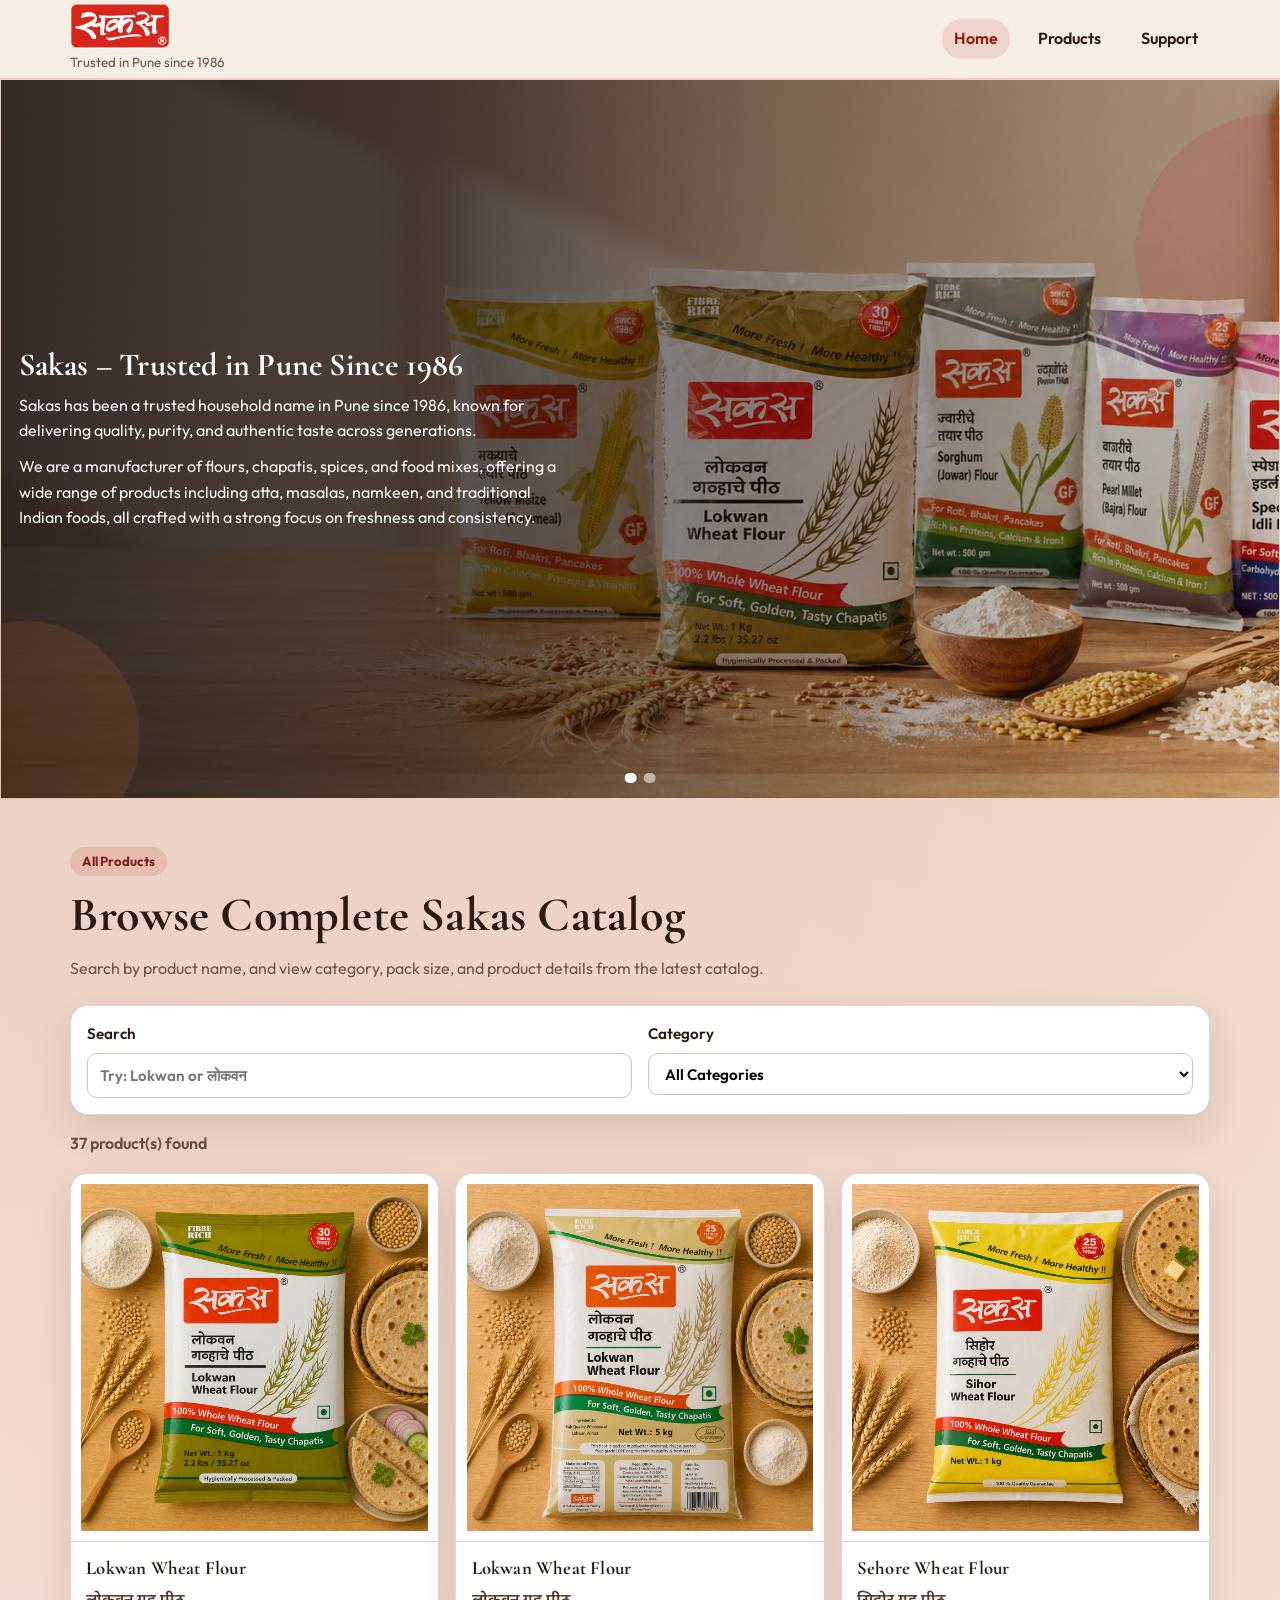
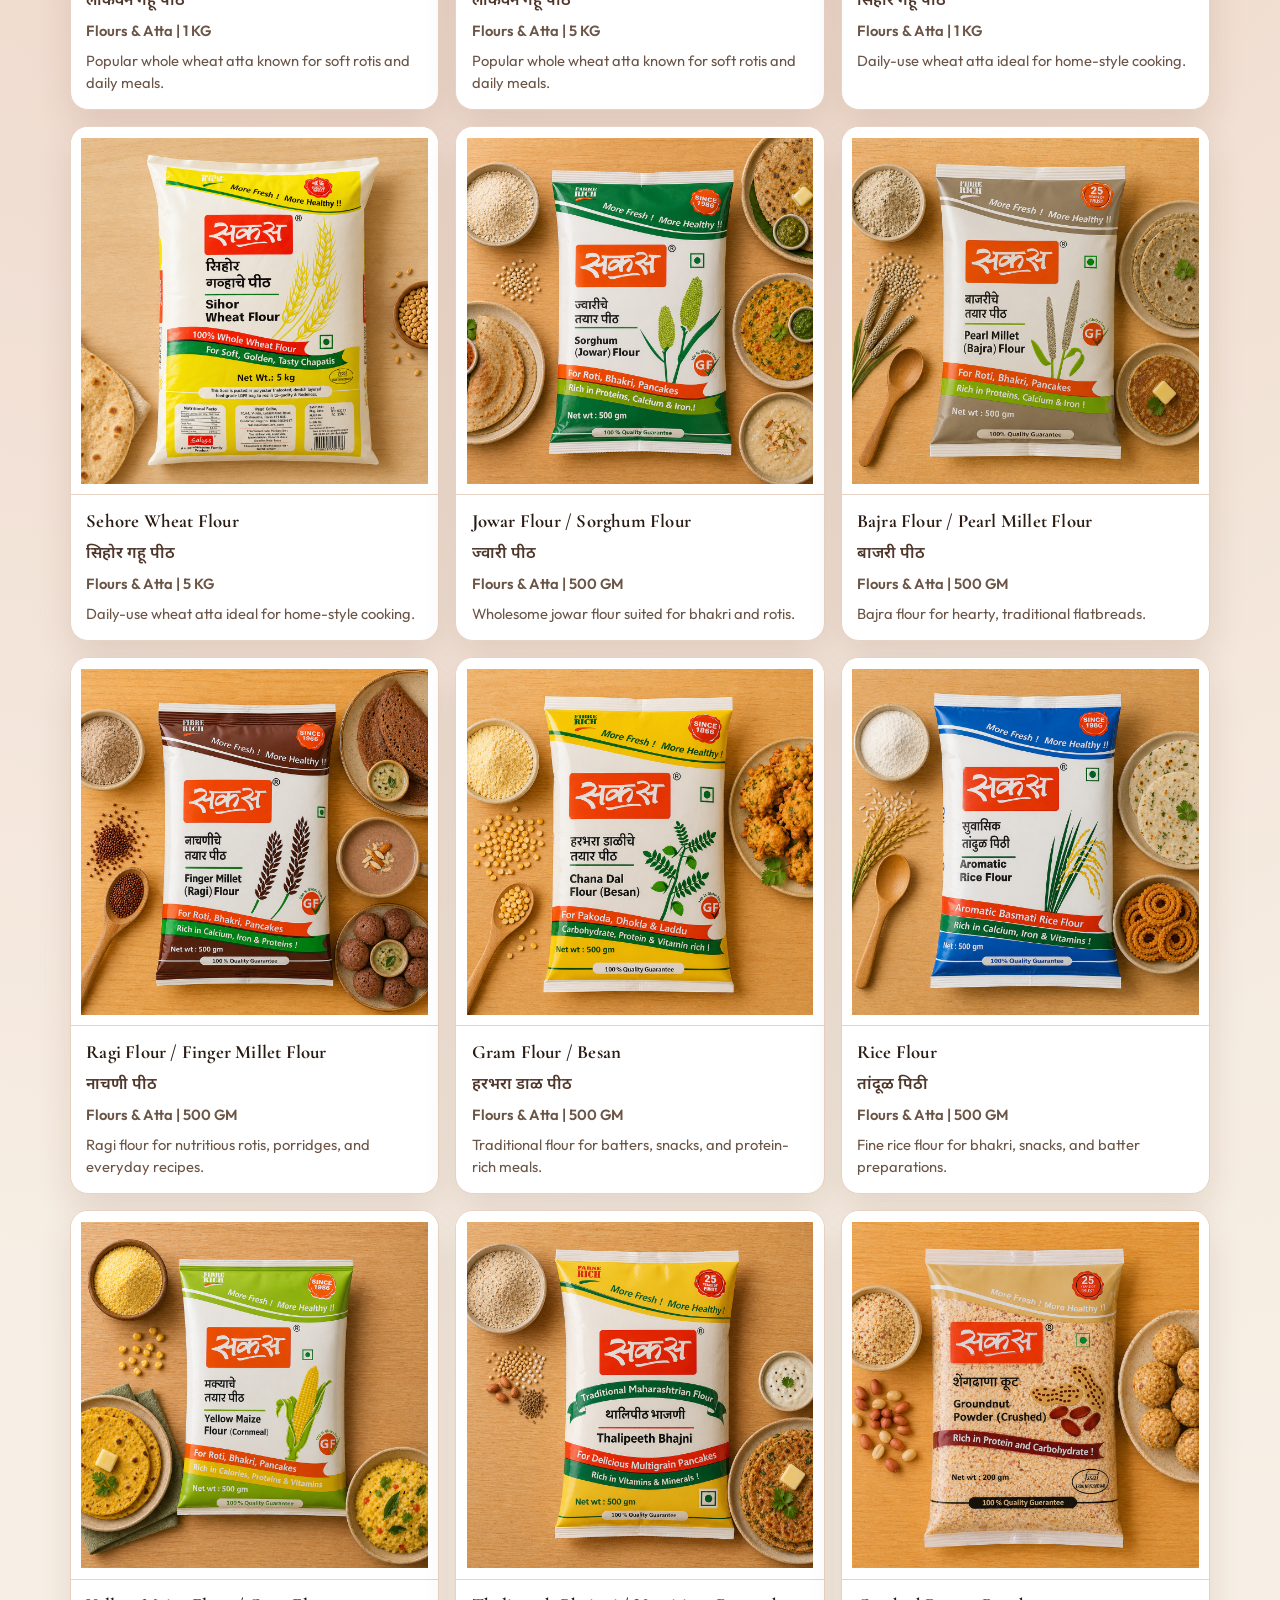
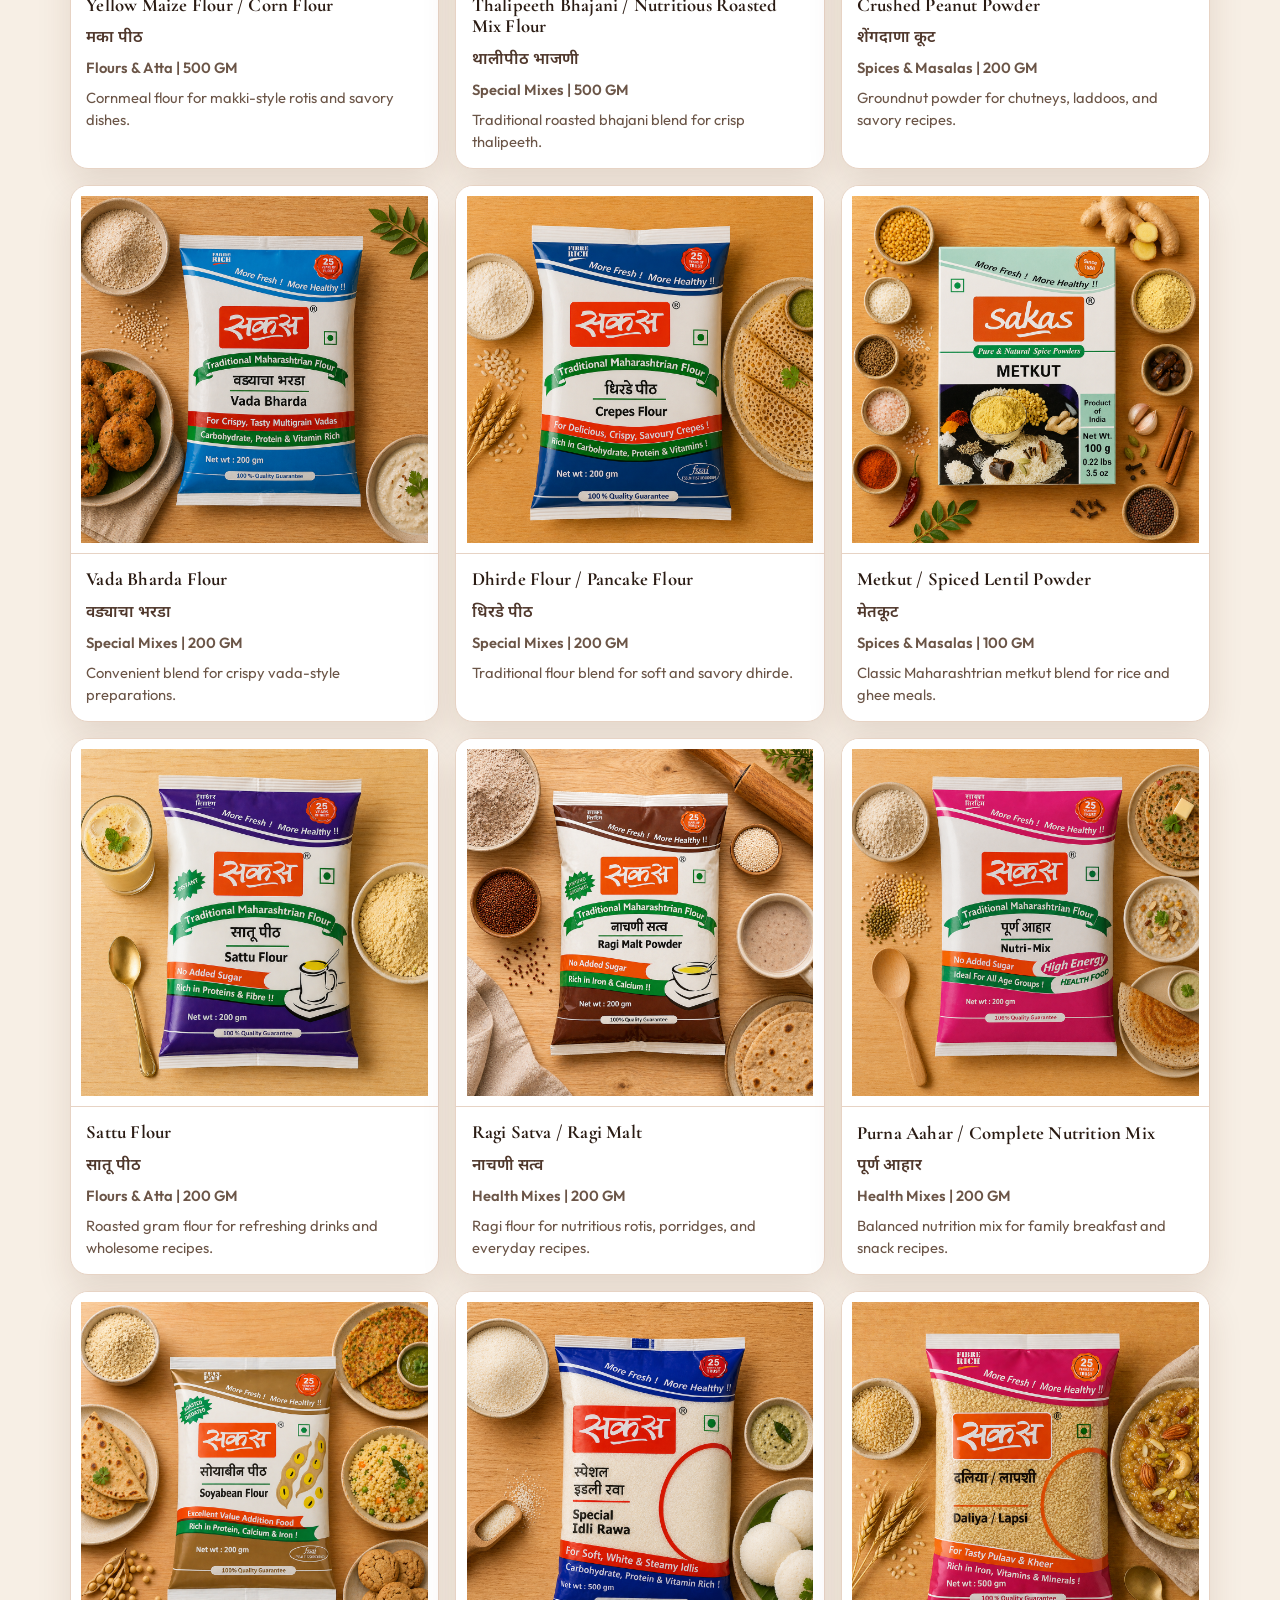
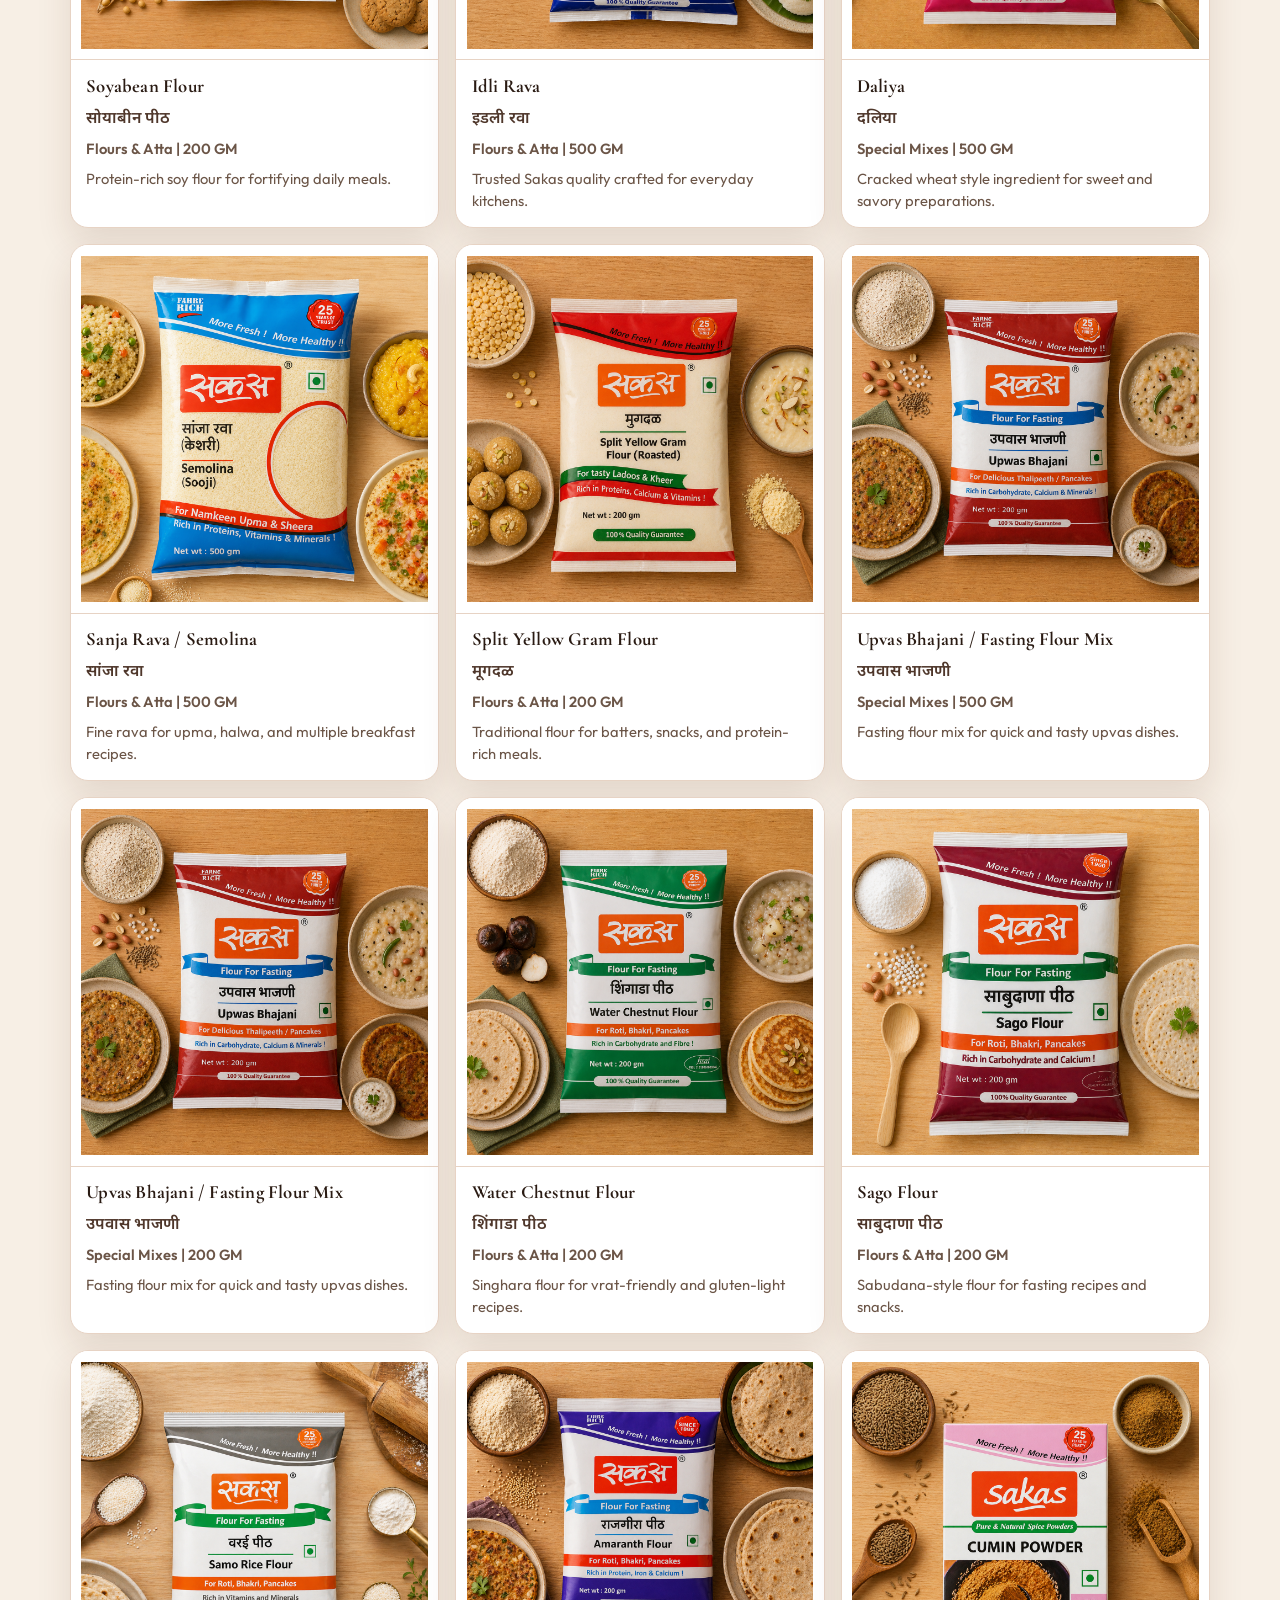
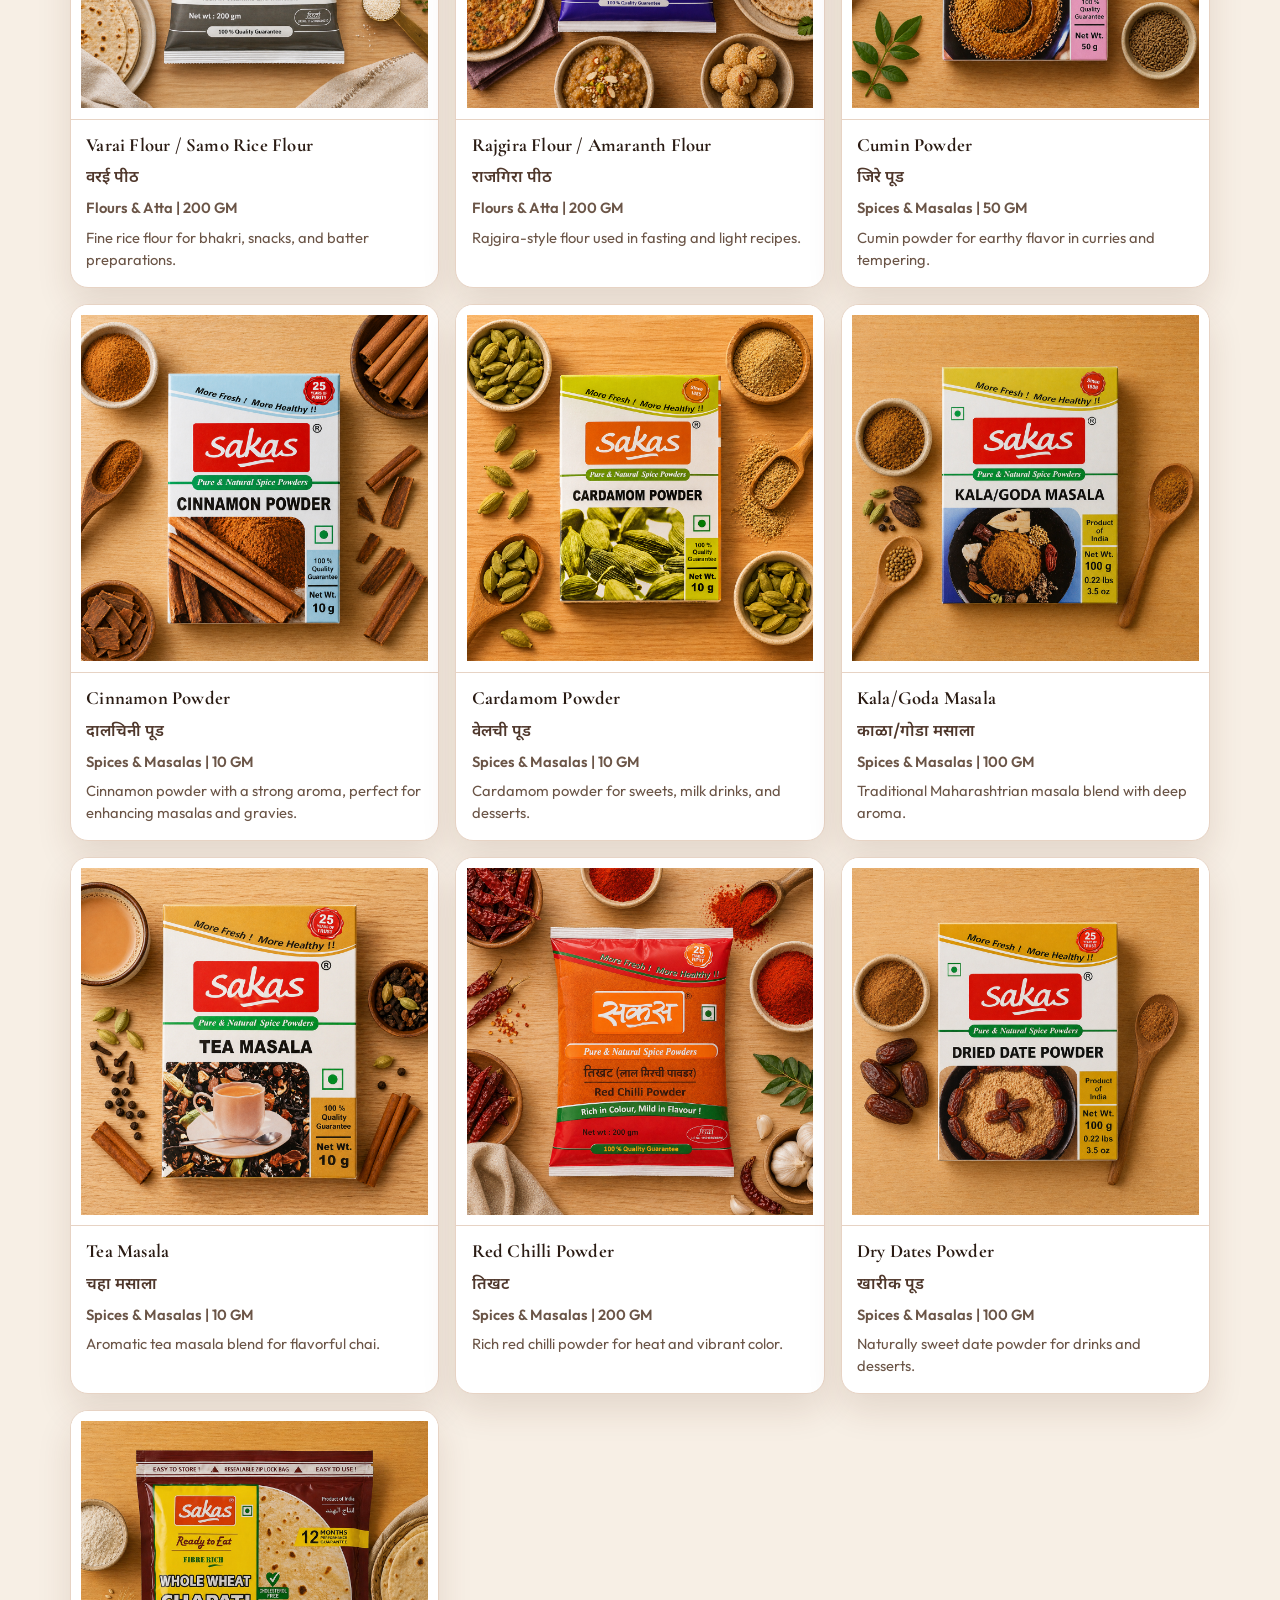
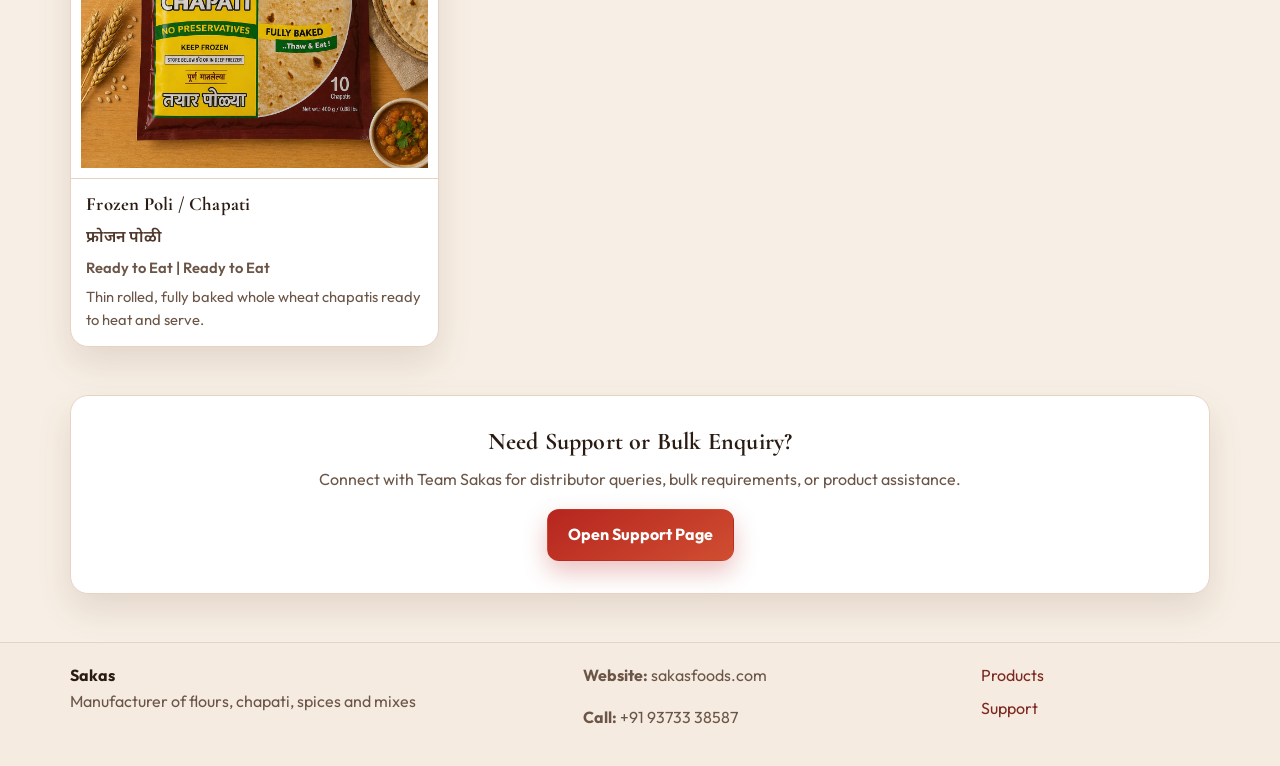
<file: index.html>
<!DOCTYPE html>
<html lang="en">
<head>
  <meta charset="UTF-8" />
  <meta name="viewport" content="width=device-width, initial-scale=1.0" />
  
  <meta http-equiv="Cache-Control" content="no-cache, no-store, must-revalidate" />
  <meta http-equiv="Pragma" content="no-cache" />
  <meta http-equiv="Expires" content="0" />
  <title>Sakas</title>
  <link rel="icon" type="image/x-icon" href="./assets/favicon.ico" />
  <meta
    name="description"
    content="Shop the Sakas Foods range with real product images, quick browsing, and direct support."
  />
  <link rel="preconnect" href="https://fonts.googleapis.com" />
  <link rel="preconnect" href="https://fonts.gstatic.com" crossorigin />
  <link
    href="https://fonts.googleapis.com/css2?family=Cormorant+Garamond:wght@600;700&family=Noto+Sans+Devanagari:wght@400;500;600&family=Outfit:wght@300;400;500;600;700&display=swap"
    rel="stylesheet"
  />
  <link rel="stylesheet" href="./assets/styles.css" />
</head>
<body>
  <header class="site-header">
    <div class="container nav-wrap">
      <a class="brand" href="./index.html">
        <div class="brand-text">
        <img class="brand-logo" src="./assets/Logo.jpg" alt="Sakas Foods logo" />
          <small>Trusted in Pune since 1986</small>
        </div>
      </a>
      <button class="menu-toggle" aria-label="Toggle menu" data-menu-toggle>Menu</button>
      <nav class="main-nav" data-main-nav>
        <a href="./index.html" class="active">Home</a>
        <a href="#all-products">Products</a>
        <a href="./support.html">Support</a>
      </nav>
    </div>
  </header>

  <main>
    <section class="hero">
      <section class="catalog-banner reveal delay-1" data-slider data-slider-delay="3000">
        <div class="catalog-slides">
          <div class="catalog-slide" data-slide>
            <img src="./assets/banner1.png" alt="Sakas Foods catalog banner 1" />
          </div>
          <div class="catalog-slide active" data-slide>
            <img src="./assets/banner2.png" alt="Sakas Foods catalog banner 2" />
          </div>
        </div>
        <div class="catalog-copy">
          <div class="catalog-copy-inner">
            <h3>Sakas &ndash; Trusted in Pune Since 1986</h3>
            <p>
              Sakas has been a trusted household name in Pune since 1986, known for delivering quality,
              purity, and authentic taste across generations.
            </p>
            <p>
              We are a manufacturer of flours, chapatis, spices, and food mixes, offering a wide range of
              products including atta, masalas, namkeen, and traditional Indian foods, all crafted with a
              strong focus on freshness and consistency.
            </p>
          </div>
        </div>
        <div class="slider-dots" role="tablist" aria-label="Catalog banner selector">
          <button class="slider-dot" type="button" role="tab" aria-selected="false" aria-label="Show catalog banner 1" data-slide-to="0"></button>
          <button class="slider-dot active" type="button" role="tab" aria-selected="true" aria-label="Show catalog banner 2" data-slide-to="1"></button>
        </div>
      </section>
      <div class="hero-shape shape-a"></div>
      <div class="hero-shape shape-b"></div>
    </section>

    <section class="section" id="all-products">
      <div class="container">
        <div class="section-head reveal">
          <p class="eyebrow">All Products</p>
          <h2 class="catalog-title">Browse Complete Sakas Catalog</h2>
          <p class="catalog-subtitle">Search by product name, and view category, pack size, and product details from the latest catalog.</p>
        </div>

        <section class="filters-panel reveal delay-1">
          <label>
            Search
            <input type="text" id="searchInput" placeholder="Try: Lokwan or लोकवन" />
          </label>
          <label>
            Category
            <select id="categoryFilter"></select>
          </label>
        </section>

        <section id="productStats" class="product-stats" aria-live="polite"></section>
        <section id="productGrid" class="product-grid"></section>
        <p id="emptyState" class="empty-state" hidden>No products match your current filters. Try widening your search.</p>
      </div>
    </section>

    <section class="section section-highlight">
      <div class="container cta-card reveal">
        <h2>Need Support or Bulk Enquiry?</h2>
        <p>Connect with Team Sakas for distributor queries, bulk requirements, or product assistance.</p>
        <a class="btn btn-primary" href="./support.html">Open Support Page</a>
      </div>
    </section>
  </main>

  <footer class="site-footer">
    <div class="container footer-grid">
      <div>
        <strong>Sakas</strong>
        <p>Manufacturer of flours, chapati, spices and mixes</p>
      </div>
      <div>
        <p><strong>Website:</strong> sakasfoods.com</p>
        <p><strong>Call:</strong> +91 93733 38587</p>
      </div>
      <div>
        <a href="#all-products">Products</a>
        <a href="./support.html">Support</a>
      </div>
    </div>
  </footer>

  <script src="./assets/app.js"></script>
  <script src="./assets/products.js?v=3"></script>
</body>
</html>
</file>
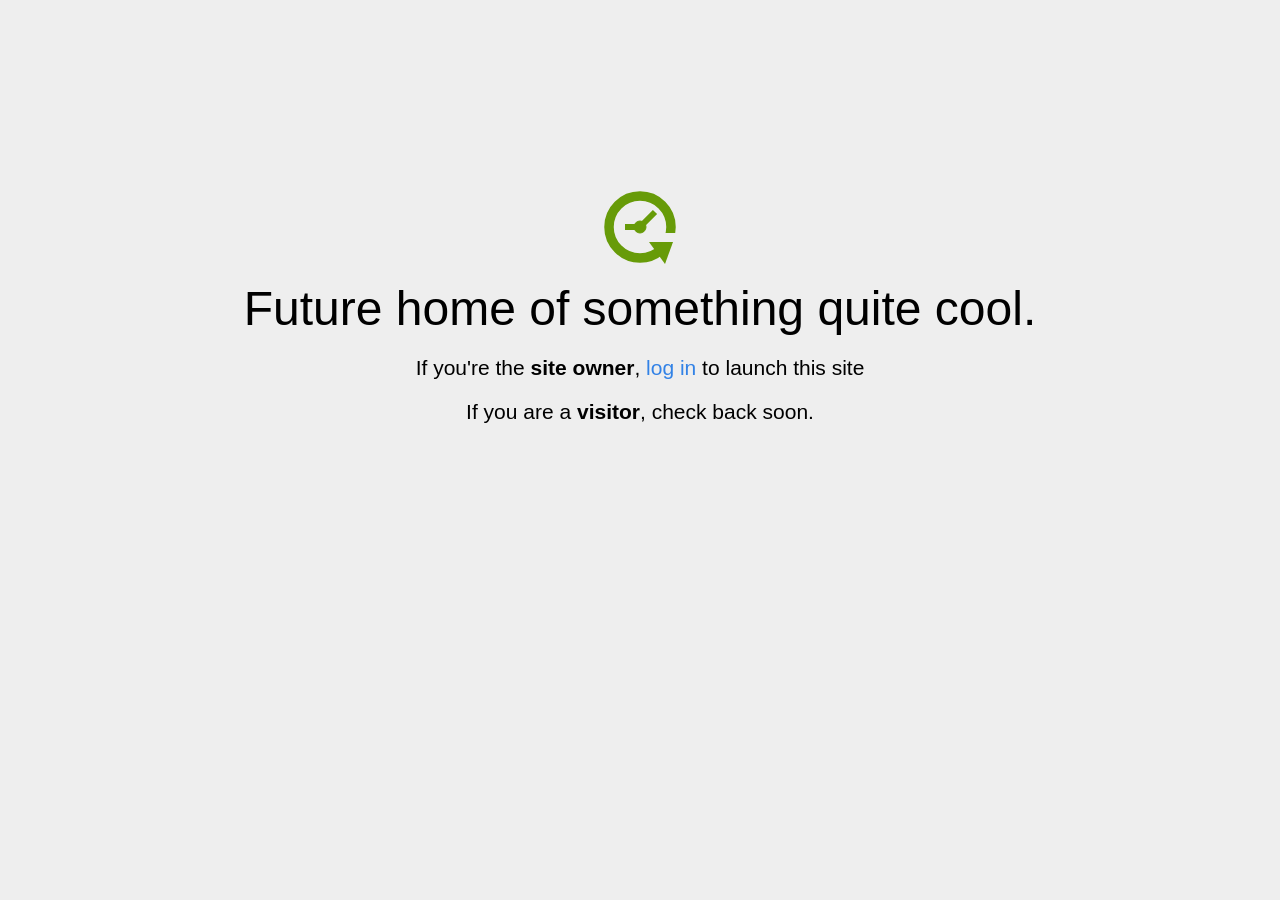
<file: home.html>
<!DOCTYPE html>
<html>
<head>
<title>Coming Soon</title>
<meta http-equiv="content-type" content="text/html; charset=utf-8" >
<meta name="viewport" content="width=device-width, initial-scale=1.0">
<style type="text/css">
body {
  /*background: linear-gradient(90deg, white, gray);*/
  background-color: #eee;
}

body, h1, p {
  font-family: "Helvetica Neue", "Segoe UI", Segoe, Helvetica, Arial, "Lucida Grande", sans-serif;
  font-weight: normal;
  margin: 0;
  padding: 0;
  text-align: center;
}

.container {
  margin-left:  auto;
  margin-right:  auto;
  margin-top: 177px;
  max-width: 1170px;
  padding-right: 15px;
  padding-left: 15px;
}

.row:before, .row:after {
  display: table;
  content: " ";
}

h1 {
  font-size: 48px;
  font-weight: 300;
  margin: 0 0 20px 0;
}

.lead {
  font-size: 21px;
  font-weight: 200;
  margin-bottom: 20px;
}

p {
  margin: 0 0 10px;
}

a {
  color: #3282e6;
  text-decoration: none;
}
</style>
</head>

<body>
<div class="container text-center" id="error">

  <svg height="100" width="100">
    <circle cx="50" cy="50" r="31" stroke="#679b08" stroke-width="9.5" fill="none" />
    <circle cx="50" cy="50" r="6" stroke="#679b08" stroke-width="1" fill="#679b08" />
    <line x1="50" y1="50" x2="35" y2="50" style="stroke:#679b08;stroke-width:6" />
    <line x1="65" y1="35" x2="50" y2="50" style="stroke:#679b08;stroke-width:6" />
    <path d="M59 65 L83 65 L75 87 Z" fill="#679b08" />
    <rect width="20" height="9" x="70" y="56" style="fill:#eee;stroke-width:0;" />
  </svg>
  <div class="row">
    <div class="col-md-12">
      <div class="main-icon text-success"><span class="uxicon uxicon-clock-refresh"></span></div>
      <h1>Future home of something quite cool.</h1>
      <p class="lead">If you're the <strong>site owner</strong>, <a href="/cpanel">log in</a> to launch this site</p>
      <p class="lead">If you are a <strong>visitor</strong>, check back soon.</p>
    </div>
  </div>

</div>

</body>
</html>
</file>
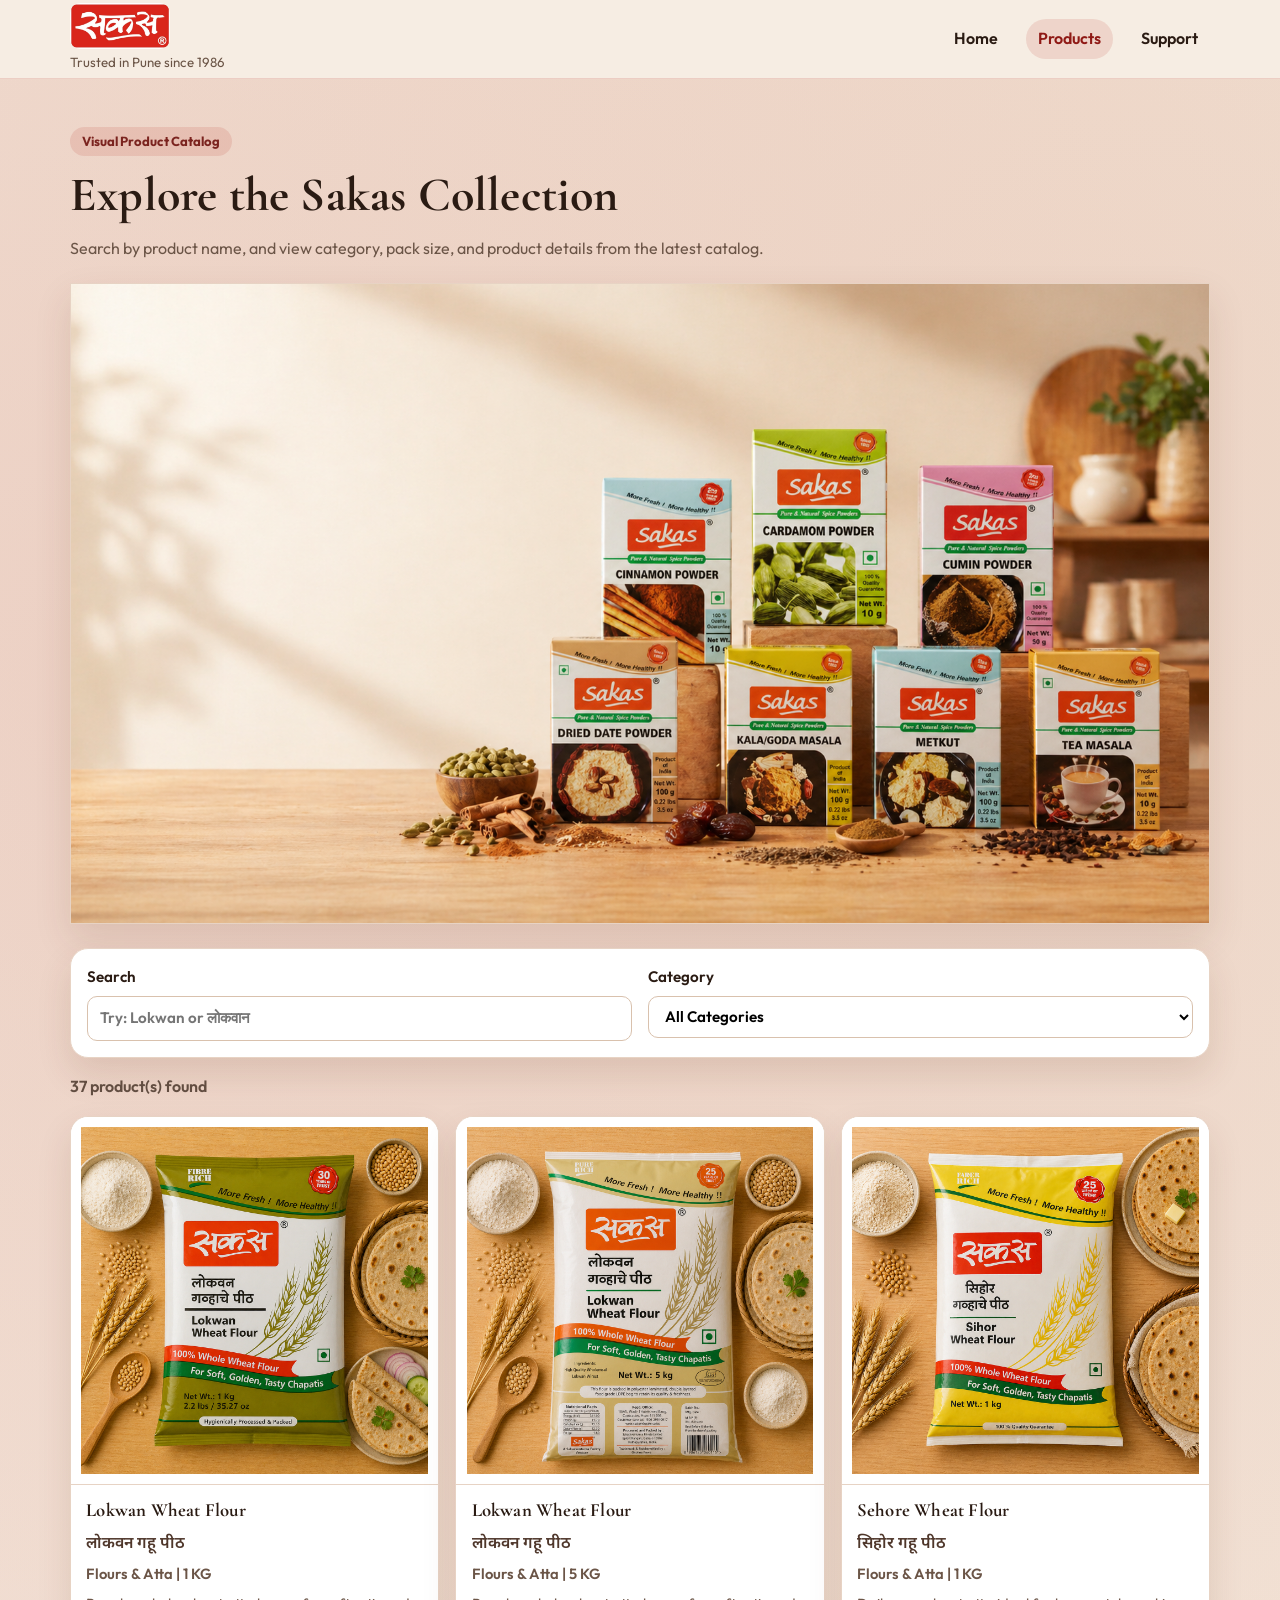
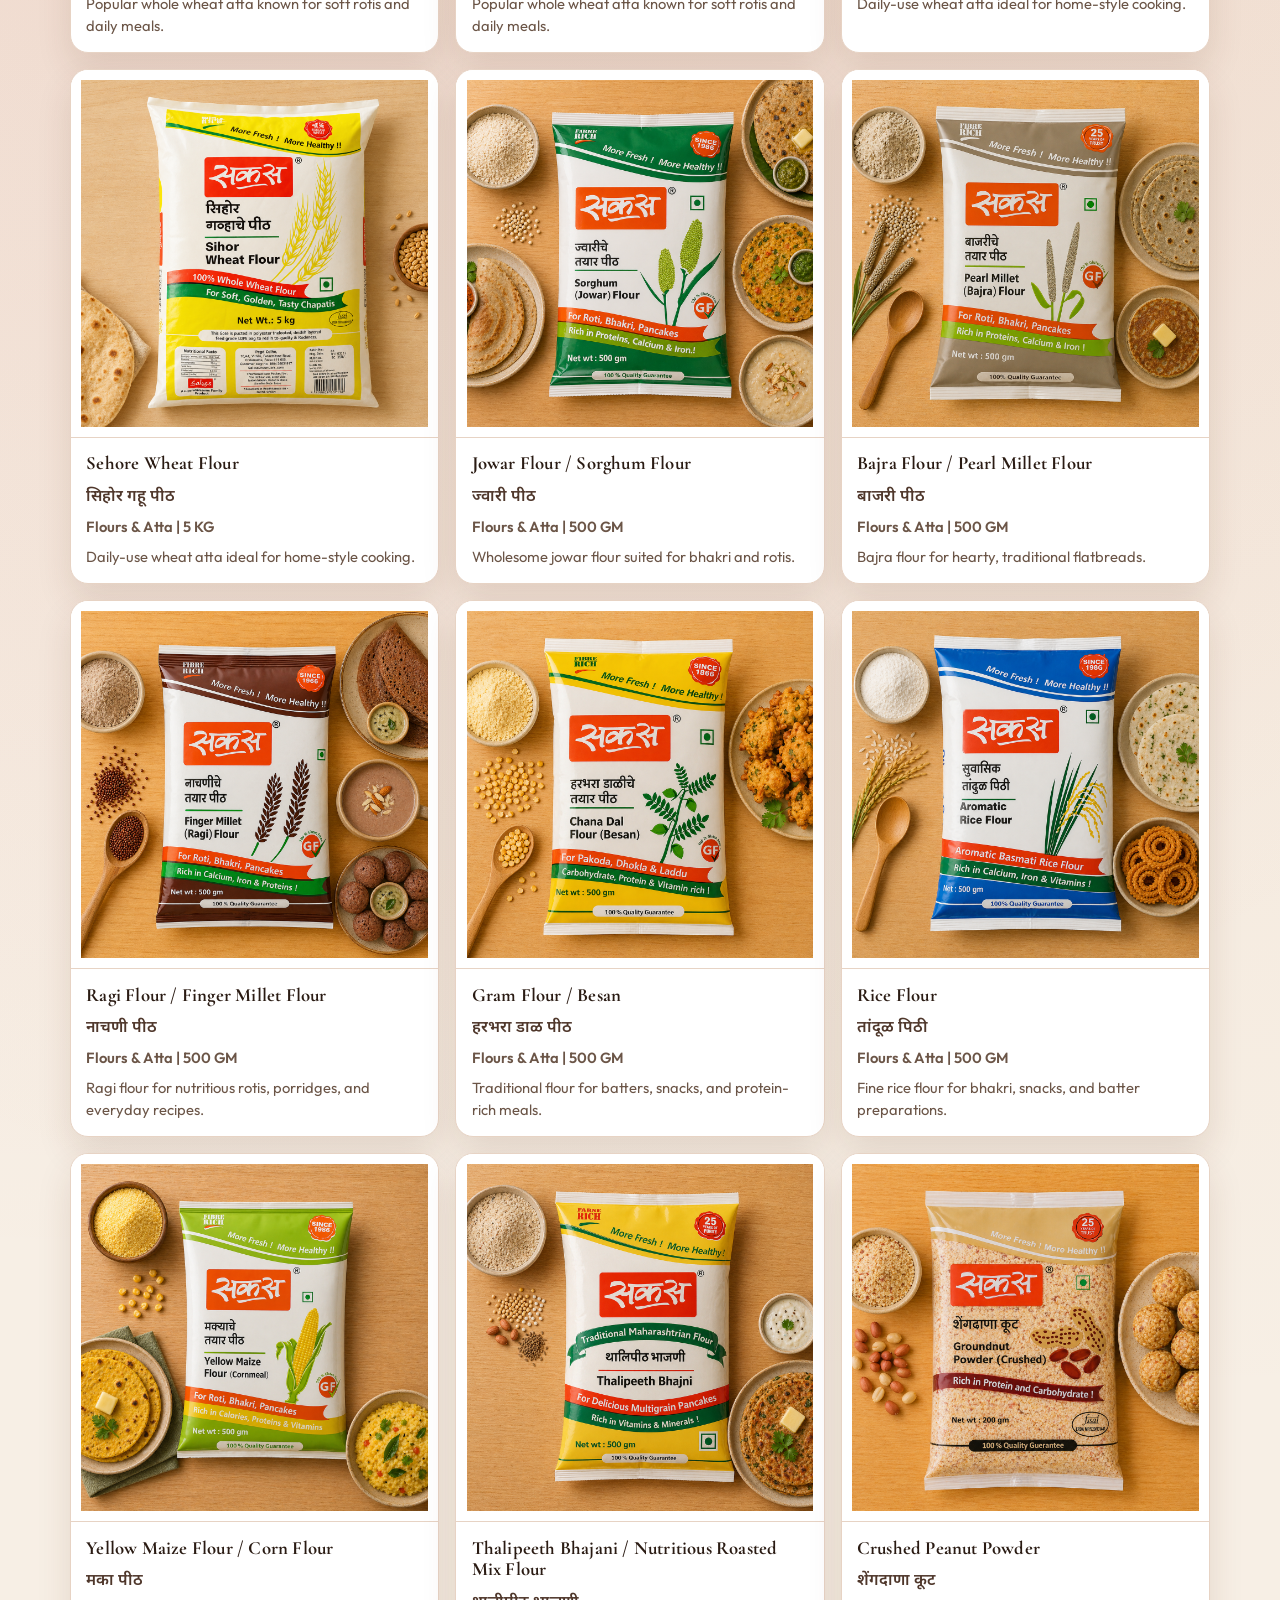
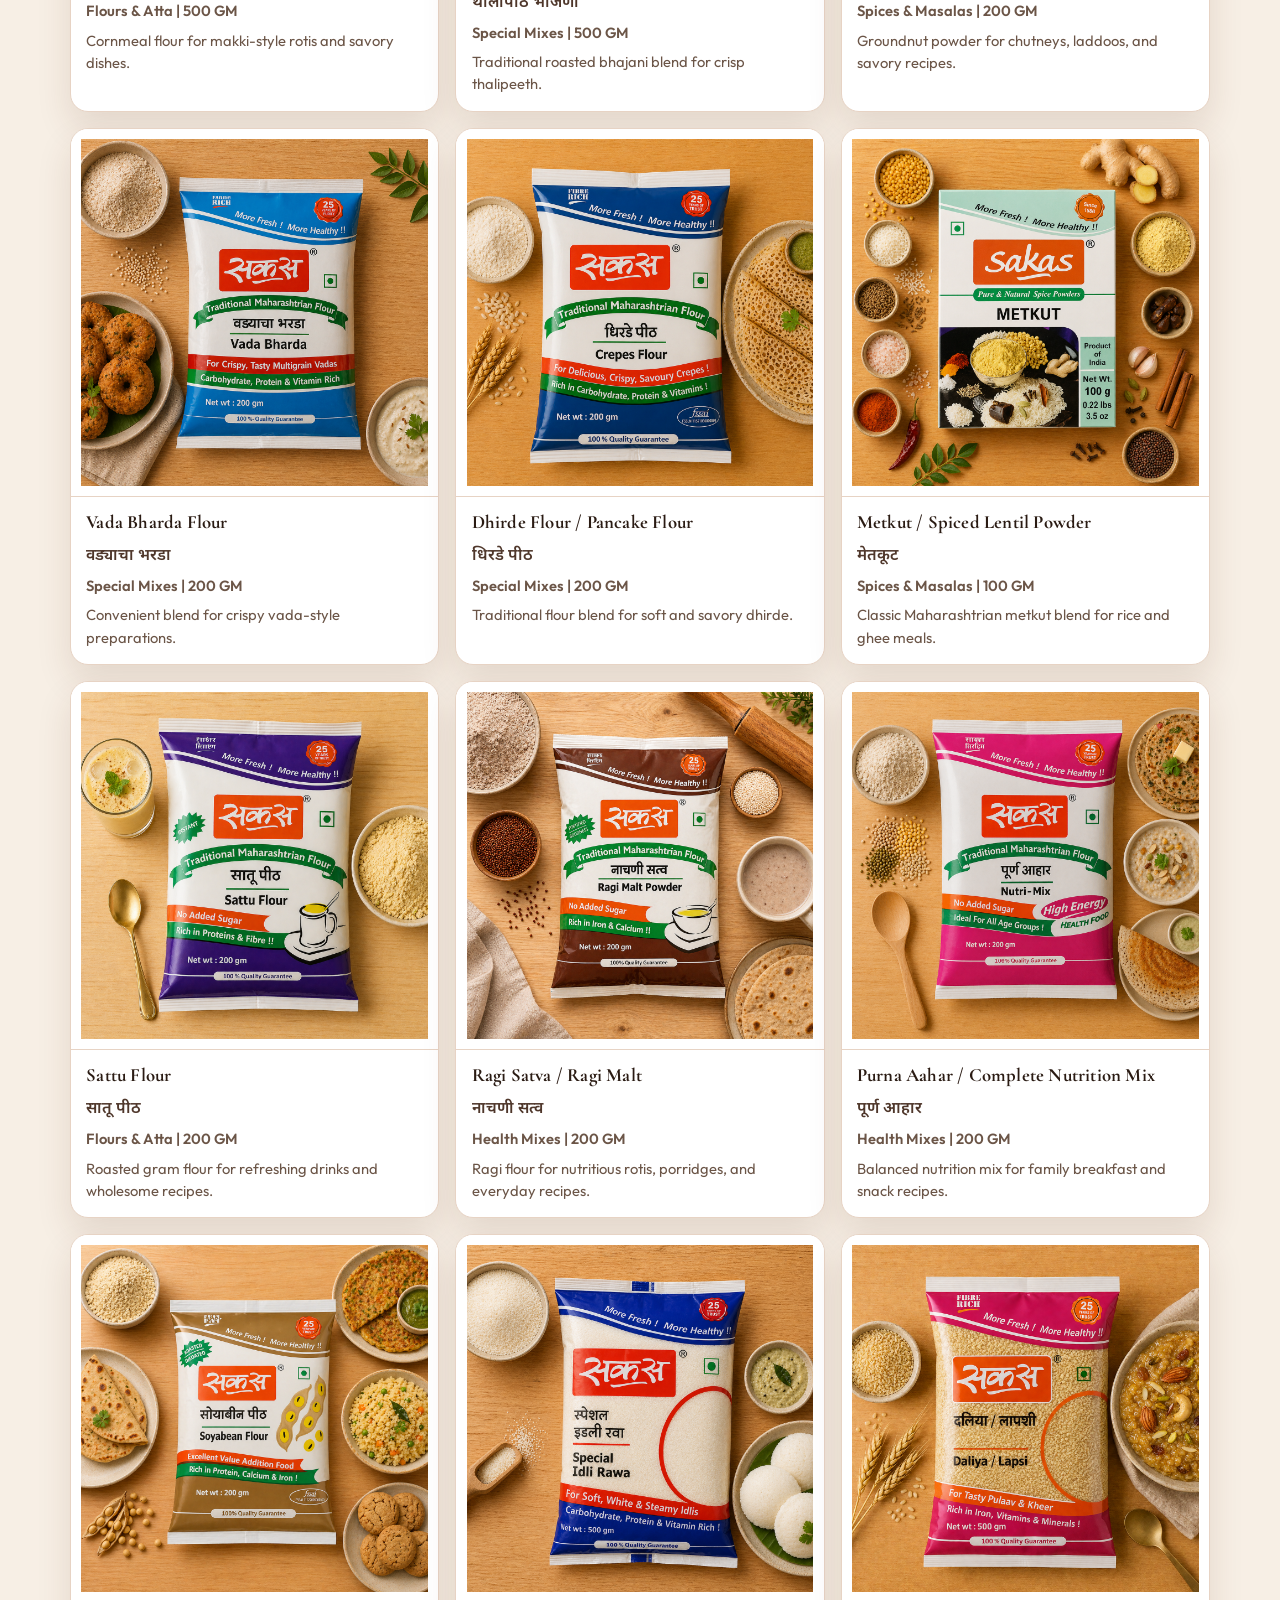
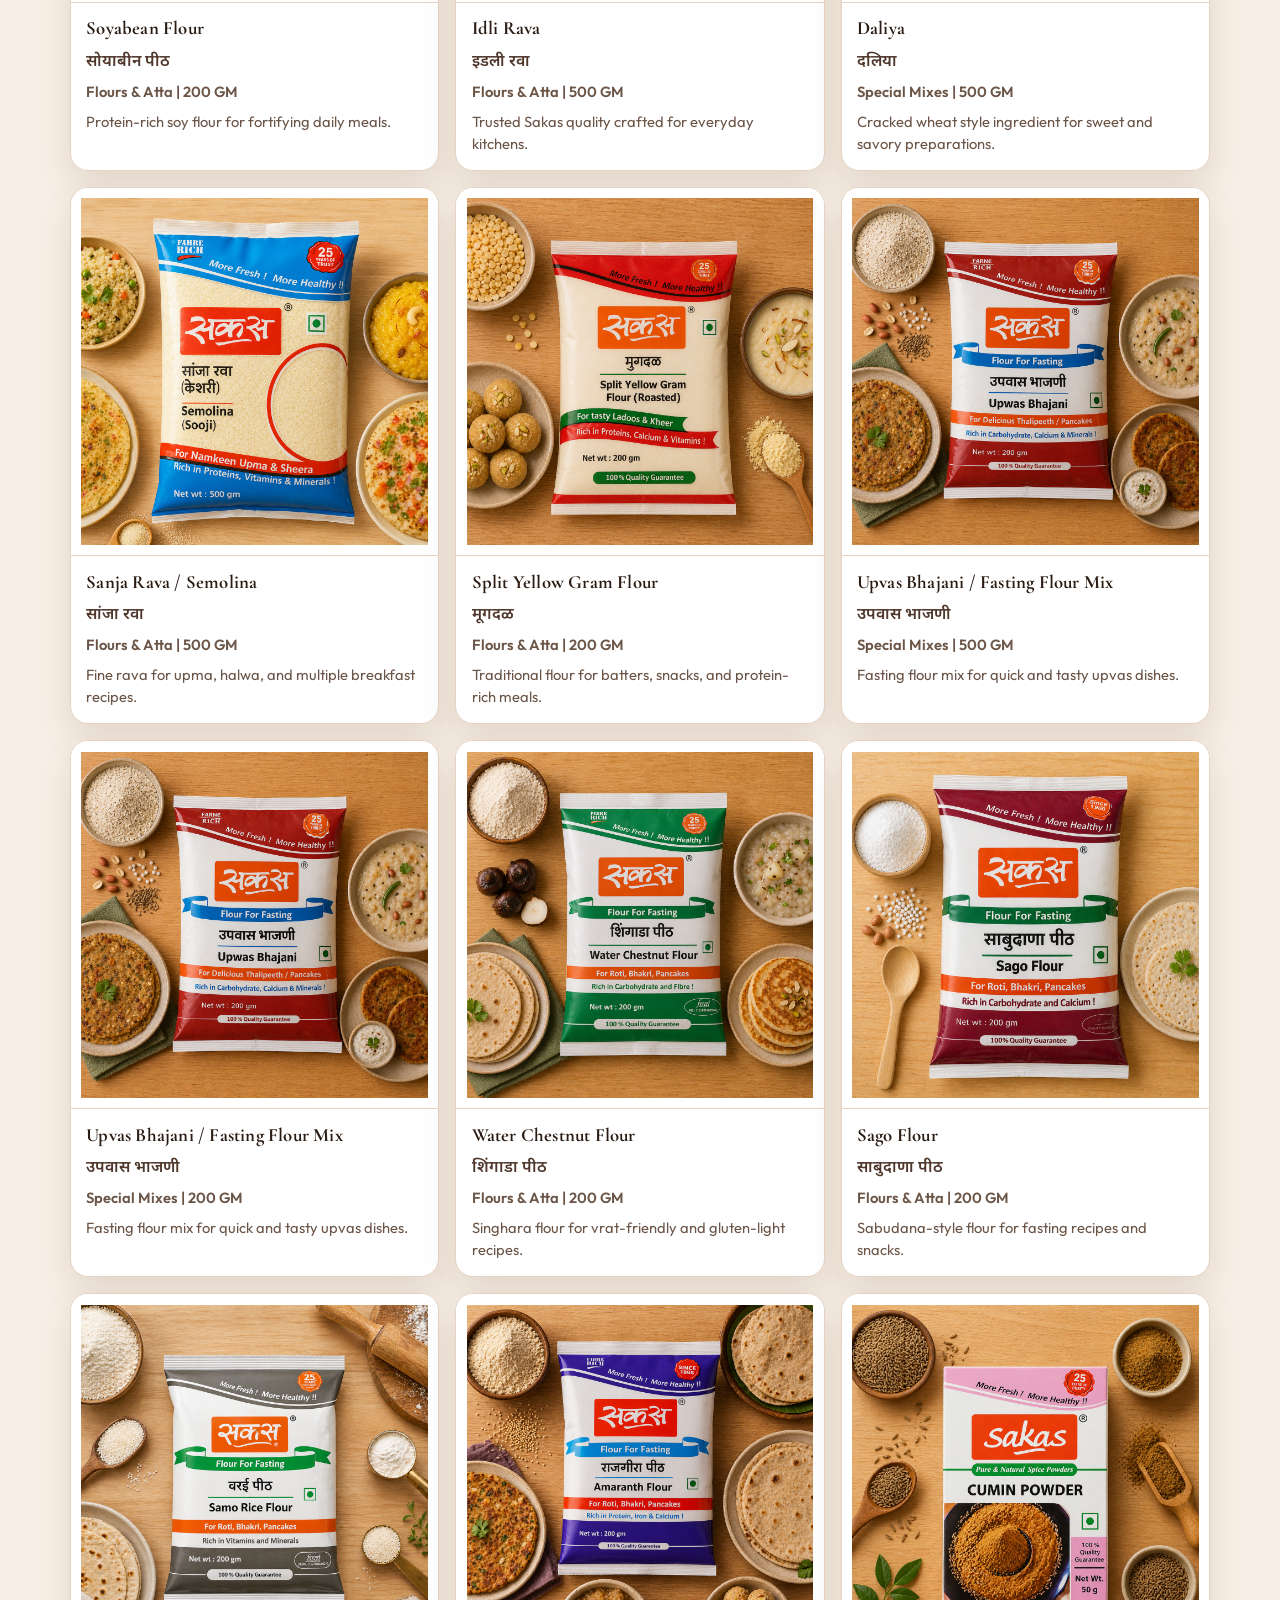
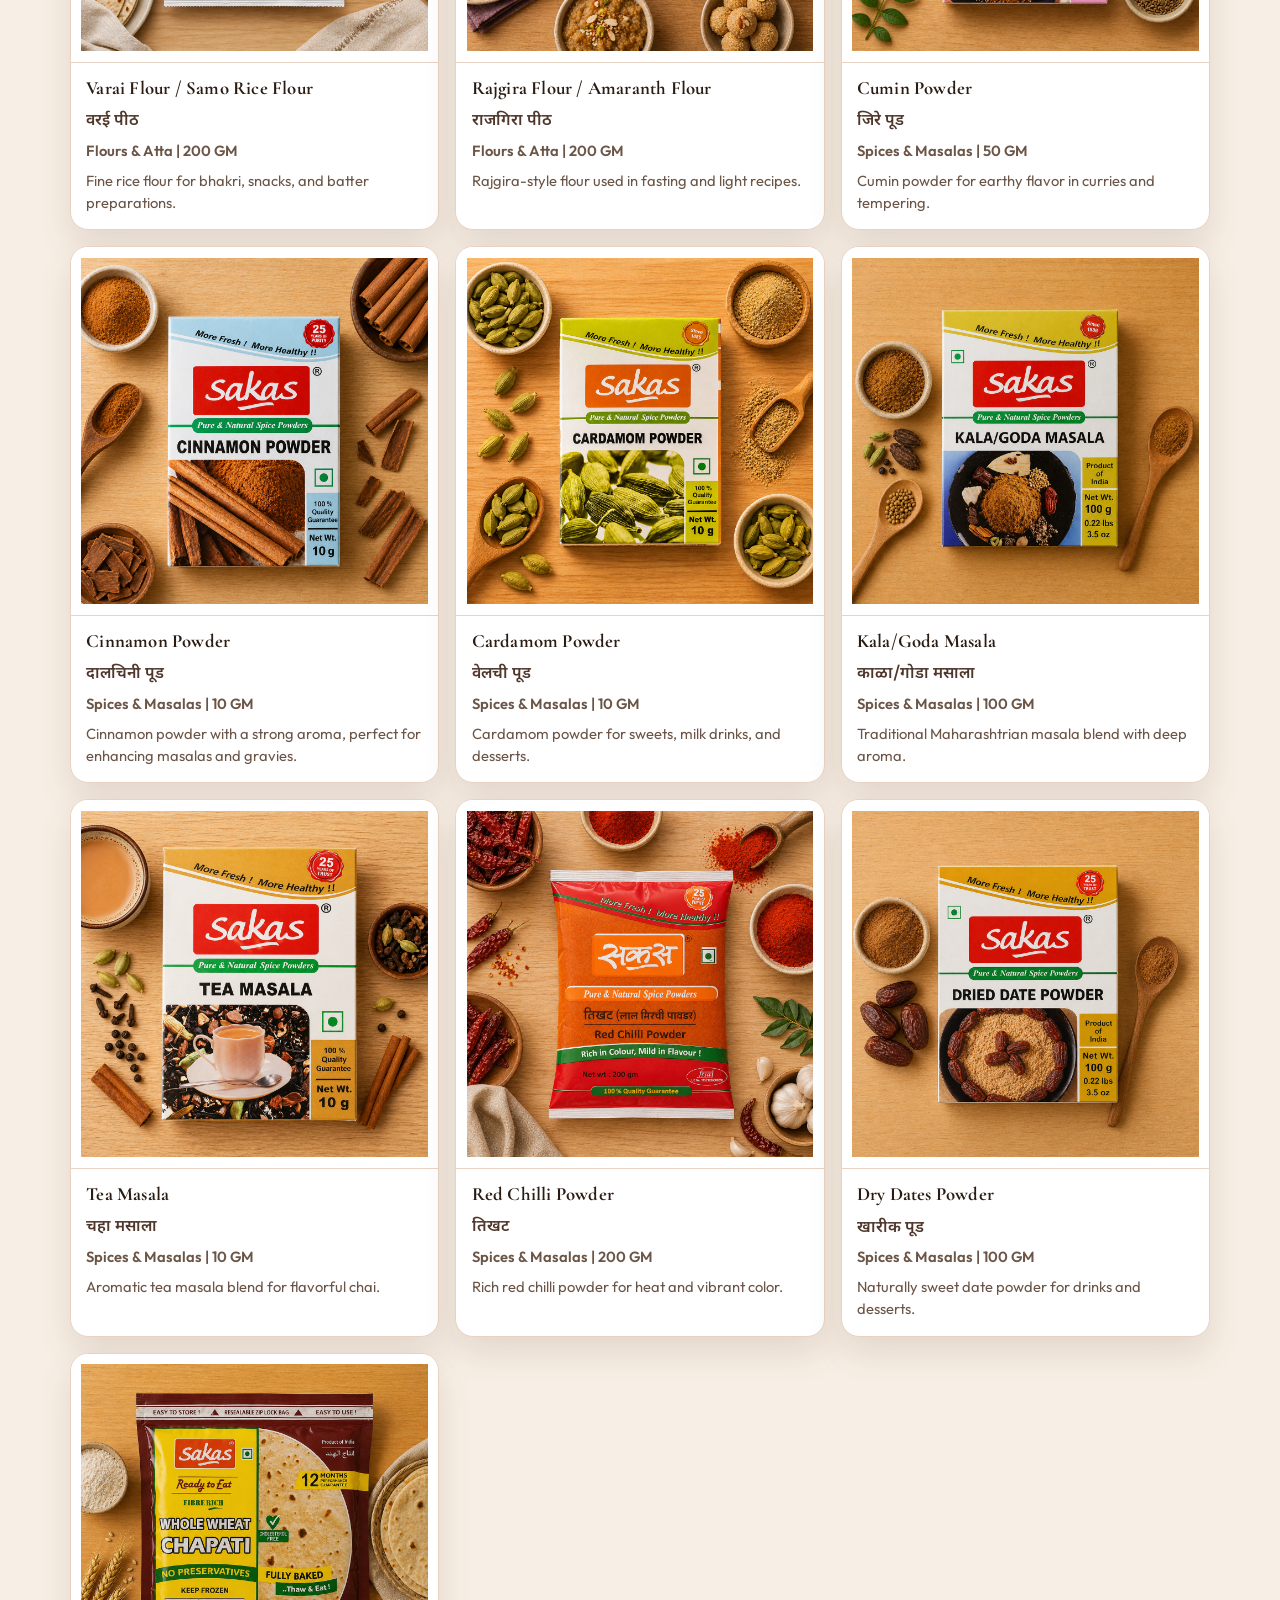
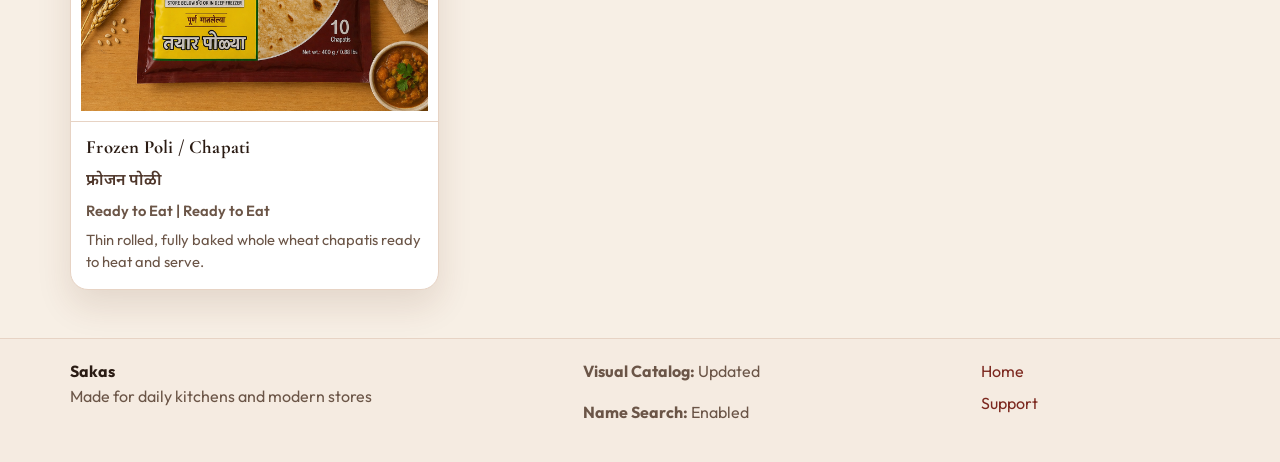
<file: products.html>
<!DOCTYPE html>
<html lang="en">
<head>
  <meta charset="UTF-8" />
  <meta name="viewport" content="width=device-width, initial-scale=1.0" />
  
  <meta http-equiv="Cache-Control" content="no-cache, no-store, must-revalidate" />
  <meta http-equiv="Pragma" content="no-cache" />
  <meta http-equiv="Expires" content="0" />
  <title>Products | Sakas</title>
  <link rel="icon" type="image/x-icon" href="./assets/favicon.ico" />
  <meta name="description" content="Browse Sakas Foods products by category with updated pack images and name-based search." />
  <link rel="preconnect" href="https://fonts.googleapis.com" />
  <link rel="preconnect" href="https://fonts.gstatic.com" crossorigin />
  <link
    href="https://fonts.googleapis.com/css2?family=Cormorant+Garamond:wght@600;700&family=Noto+Sans+Devanagari:wght@400;500;600&family=Outfit:wght@300;400;500;600;700&display=swap"
    rel="stylesheet"
  />
  <link rel="stylesheet" href="./assets/styles.css" />
</head>
<body>
  <header class="site-header">
    <div class="container nav-wrap">
      <a class="brand" href="./index.html">
        <div class="brand-text">
          <img class="brand-logo" src="./assets/Logo.jpg" alt="Sakas Foods logo" />
          <small>Trusted in Pune since 1986</small>
        </div>
      </a>
      <button class="menu-toggle" aria-label="Toggle menu" data-menu-toggle>Menu</button>
      <nav class="main-nav" data-main-nav>
        <a href="./index.html">Home</a>
        <a href="./products.html" class="active">Products</a>
        <a href="./support.html">Support</a>
      </nav>
    </div>
  </header>

  <main class="section">
    <div class="container">
      <div class="section-head reveal">
        <p class="eyebrow">Visual Product Catalog</p>
        <h1 class="catalog-title">Explore the Sakas Collection</h1>
        <p class="catalog-subtitle">Search by product name, and view category, pack size, and product details from the latest catalog.</p>
      </div>

      <section class="catalog-banner reveal delay-1">
        <img src="./assets/banner2.png" alt="Sakas Foods product banner" />
      </section>

      <section class="filters-panel reveal delay-1">
        <label>
          Search
          <input type="text" id="searchInput" placeholder="Try: Lokwan or लोकवान" />
        </label>
        <label>
          Category
          <select id="categoryFilter"></select>
        </label>
      </section>

      <section id="productStats" class="product-stats" aria-live="polite"></section>
      <section id="productGrid" class="product-grid"></section>
      <p id="emptyState" class="empty-state" hidden>No products match your current filters. Try widening your search.</p>
    </div>
  </main>

  <footer class="site-footer">
    <div class="container footer-grid">
      <div>
        <strong>Sakas</strong>
        <p>Made for daily kitchens and modern stores</p>
      </div>
      <div>
        <p><strong>Visual Catalog:</strong> Updated</p>
        <p><strong>Name Search:</strong> Enabled</p>
      </div>
      <div>
        <a href="./index.html">Home</a>
        <a href="./support.html">Support</a>
      </div>
    </div>
  </footer>

  <script src="./assets/app.js"></script>
  <script src="./assets/products.js?v=3"></script>
</body>
</html>
</file>
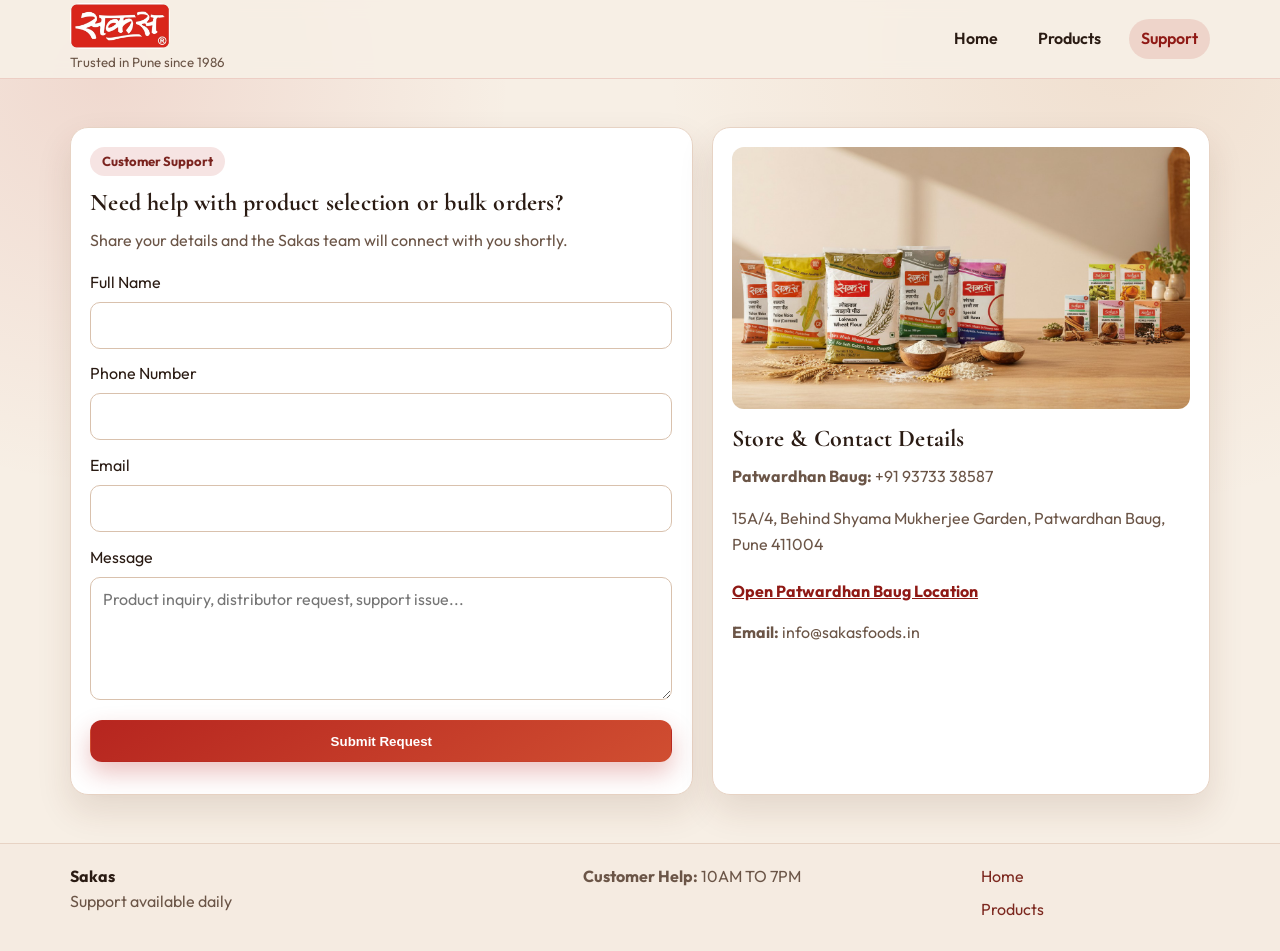
<file: support.html>
<!DOCTYPE html>
<html lang="en">
<head>
  <meta charset="UTF-8" />
  <meta name="viewport" content="width=device-width, initial-scale=1.0" />
  
  <meta http-equiv="Cache-Control" content="no-cache, no-store, must-revalidate" />
  <meta http-equiv="Pragma" content="no-cache" />
  <meta http-equiv="Expires" content="0" />
  <title>Support | Sakas Foods</title>
  <meta name="description" content="Contact Sakas Foods for product inquiries, wholesale requirements, and store support." />
  <link rel="preconnect" href="https://fonts.googleapis.com" />
  <link rel="preconnect" href="https://fonts.gstatic.com" crossorigin />
  <link
    href="https://fonts.googleapis.com/css2?family=Cormorant+Garamond:wght@600;700&family=Outfit:wght@300;400;500;600;700&display=swap"
    rel="stylesheet"
  />
  <link rel="stylesheet" href="./assets/styles.css" />
</head>
<body>
  <header class="site-header">
    <div class="container nav-wrap">
      <a class="brand" href="./index.html">
        <div class="brand-text">
          <img class="brand-logo" src="./assets/Logo.jpg" alt="Sakas Foods logo" />
          <small>Trusted in Pune since 1986</small>
        </div>
      </a>
      <button class="menu-toggle" aria-label="Toggle menu" data-menu-toggle>Menu</button>
      <nav class="main-nav" data-main-nav>
        <a href="./index.html">Home</a>
        <a href="./index.html#all-products">Products</a>
        <a href="./support.html" class="active">Support</a>
      </nav>
    </div>
  </header>

  <main class="section">
    <div class="container support-layout">
      <section class="support-card reveal">
        <p class="eyebrow">Customer Support</p>
        <h1>Need help with product selection or bulk orders?</h1>
        <p>Share your details and the Sakas team will connect with you shortly.</p>
        <form
          id="supportForm"
          class="support-form"
          action="https://formsubmit.co/ajax/info@sakasfoods.in"
          method="POST"
        >
          <input type="hidden" name="_subject" value="New Website Support Request - Sakas Foods" />
          <input type="hidden" name="_template" value="table" />
          <input type="text" name="_honey" tabindex="-1" autocomplete="off" style="display:none" />
          <label>
            Full Name
            <input type="text" name="name" required />
          </label>
          <label>
            Phone Number
            <input type="tel" name="phone" required />
          </label>
          <label>
            Email
            <input type="email" name="email" required />
          </label>
          <label>
            Message
            <textarea name="message" rows="4" placeholder="Product inquiry, distributor request, support issue..." required></textarea>
          </label>
          <button class="btn btn-primary" type="submit">Submit Request</button>
          <p id="formStatus" aria-live="polite"></p>
        </form>
      </section>

      <aside class="store-info reveal delay-1">
        <div class="support-banner">
          <img src="./assets/banner3.png" alt="Sakas Foods support banner" />
        </div>
        <h2>Store & Contact Details</h2>
        <p><strong>Patwardhan Baug:</strong> +91 93733 38587</p>
        <p>15A/4, Behind Shyama Mukherjee Garden, Patwardhan Baug, Pune 411004</p>
        <p><a class="map-link" href="https://www.google.com/maps/place/SAKAS+Food+Products+-+Registered+Office/@18.5002239,73.8288642,21z/data=!4m15!1m8!3m7!1s0x3bc2bfed837bf049:0xc001a950925f6436!2sPatwardhan+Baug,+Vakil+Nagar,+Erandwane,+Pune,+Maharashtra+411004!3b1!8m2!3d18.5022378!4d73.8299634!16s%2Fg%2F11cjg4mr_5!3m5!1s0x3bc2bfed941177b1:0x48d51103f8cc2b94!8m2!3d18.5002447!4d73.8289034!16s%2Fg%2F1tcyjh6y?entry=ttu&g_ep=EgoyMDI2MDQyMi4wIKXMDSoASAFQAw%3D%3D" target="_blank" rel="noopener noreferrer">Open Patwardhan Baug Location</a></p>
        <p><strong>Email:</strong> info@sakasfoods.in</p>
      </aside>
    </div>
  </main>

  <footer class="site-footer">
    <div class="container footer-grid">
      <div>
        <strong>Sakas</strong>
        <p>Support available daily</p>
      </div>
      <div>
        <p><strong>Customer Help:</strong> 10AM TO 7PM</p>
      </div>
      <div>
        <a href="./index.html">Home</a>
        <a href="./index.html#all-products">Products</a>
      </div>
    </div>
  </footer>

  <script src="./assets/app.js"></script>
  <script src="./assets/support.js"></script>
</body>
</html>
</file>
<file: assets/styles.css>
:root {
  --bg: #f7efe5;
  --surface: #ffffff;
  --surface-soft: #fff8f1;
  --text: #2a1b13;
  --muted: #6b5547;
  --primary: #b6251f;
  --primary-dark: #8f1915;
  --accent: #f1d1bf;
  --ok: #177245;
  --warn: #a56a00;
  --out: #9f2f2f;
  --border: #e7d3c4;
  --shadow: 0 16px 35px rgba(90, 39, 17, 0.12);
  --radius: 18px;
}

* {
  box-sizing: border-box;
}

body {
  margin: 0;
  font-family: "Outfit", sans-serif;
  color: var(--text);
  background:
    radial-gradient(circle at 8% 8%, rgba(182, 37, 31, 0.11), transparent 28%),
    radial-gradient(circle at 88% 5%, rgba(193, 116, 62, 0.13), transparent 32%),
    var(--bg);
  line-height: 1.6;
}

h1,
h2,
h3 {
  margin: 0 0 0.75rem;
  font-family: "Cormorant Garamond", serif;
  line-height: 1.15;
  letter-spacing: 0.2px;
}

p {
  margin: 0 0 1rem;
  color: var(--muted);
}

a {
  color: inherit;
  text-decoration: none;
}

img {
  max-width: 100%;
  display: block;
}

.container {
  width: min(1140px, 92vw);
  margin: 0 auto;
}

.site-header {
  position: sticky;
  top: 0;
  z-index: 60;
  background: rgba(247, 239, 229, 0.92);
  backdrop-filter: blur(8px);
  border-bottom: 1px solid rgba(182, 37, 31, 0.16);
}

.nav-wrap {
  display: flex;
  align-items: center;
  justify-content: space-between;
  gap: 1rem;
  min-height: 78px;
}

.brand {
  display: inline-flex;
  align-items: center;
  gap: 0.8rem;
}

.brand-logo {
  height: 46px;
  object-fit: cover;
  border-radius: 10px;
}

.brand-text strong {
  display: block;
  font-size: 1.12rem;
}

.brand-text small {
  color: var(--muted);
}

.main-nav {
  display: inline-flex;
  gap: 1rem;
  font-weight: 600;
}

.main-nav a {
  padding: 0.42rem 0.75rem;
  border-radius: 999px;
  transition: all 0.2s ease;
}

.main-nav a:hover,
.main-nav a.active {
  background: rgba(182, 37, 31, 0.12);
  color: var(--primary-dark);
}

.menu-toggle {
  display: none;
  border: 1px solid var(--border);
  background: #fff;
  color: var(--text);
  border-radius: 10px;
  padding: 0.45rem 0.8rem;
  font-weight: 600;
}

.hero {
  position: relative;
  overflow: hidden;
}

.hero-grid {
  display: grid;
  grid-template-columns: 1.12fr 0.88fr;
  gap: 1.8rem;
  align-items: stretch;
}

.eyebrow {
  display: inline-block;
  padding: 0.24rem 0.75rem;
  margin-bottom: 0.8rem;
  border-radius: 999px;
  font-weight: 700;
  font-size: 0.82rem;
  color: #7b241f;
  background: rgba(182, 37, 31, 0.12);
}

.hero-copy h1,
.hero-side-copy h1 {
  font-size: clamp(2.2rem, 4.8vw, 3.9rem);
  margin-bottom: 0.8rem;
}

.hero-actions {
  display: flex;
  gap: 0.8rem;
  flex-wrap: wrap;
  margin-top: 1.3rem;
}

.hero-slider {
  position: relative;
  border-radius: calc(var(--radius) + 4px);
  overflow: hidden;
  border: 1px solid var(--border);
  box-shadow: var(--shadow);
  min-height: 360px;
}

.hero-slides {
  position: relative;
  height: 100%;
}

.hero-slide {
  position: absolute;
  inset: 0;
  opacity: 0;
  transition: opacity 0.45s ease;
}

.hero-slide.active {
  opacity: 1;
  z-index: 2;
}

.hero-slide img {
  width: 100%;
  height: 100%;
  min-height: 360px;
  object-fit: cover;
}

.hero-slide-caption {
  position: absolute;
  left: 1rem;
  right: 1rem;
  bottom: 1rem;
  z-index: 4;
  max-width: 560px;
  background: rgba(19, 10, 7, 0.62);
  border: 1px solid rgba(255, 255, 255, 0.24);
  border-radius: 12px;
  padding: 0.8rem 0.95rem;
  backdrop-filter: blur(2px);
}

.hero-slide-caption p {
  margin: 0;
  color: #fff;
  line-height: 1.4;
}

.hero-slide-title {
  font-family: "Cormorant Garamond", serif;
  font-size: 1.25rem;
  font-weight: 700;
  margin-bottom: 0.28rem !important;
}

.slider-btn {
  position: absolute;
  top: 50%;
  transform: translateY(-50%);
  width: 40px;
  height: 40px;
  border: 1px solid rgba(255, 255, 255, 0.65);
  background: rgba(35, 21, 14, 0.42);
  color: #fff;
  border-radius: 999px;
  font-size: 1.2rem;
  line-height: 1;
  cursor: pointer;
  z-index: 5;
}

.slider-btn-prev {
  left: 0.8rem;
}

.slider-btn-next {
  right: 0.8rem;
}

.slider-dots {
  position: absolute;
  left: 50%;
  bottom: 0.95rem;
  transform: translateX(-50%);
  display: inline-flex;
  gap: 0.42rem;
  z-index: 5;
}

.slider-dot {
  width: 10px;
  height: 10px;
  border: 0;
  border-radius: 999px;
  background: rgba(255, 255, 255, 0.55);
  cursor: pointer;
}

.slider-dot.active {
  background: #fff;
}

.hero-side-copy {
  background: rgba(255, 255, 255, 0.72);
  border: 1px solid var(--border);
  border-radius: var(--radius);
  padding: 1.3rem 1.3rem 1.1rem;
  box-shadow: var(--shadow);
}

.hero-side-copy p {
  margin-bottom: 0.82rem;
}

.hero-intro-label {
  margin-bottom: 0.42rem !important;
  font-weight: 700;
  color: #4f372b;
}

.hero-feature-list {
  margin: 0 0 0.9rem;
  padding-left: 1.05rem;
  color: #4f372b;
}

.hero-feature-list li {
  margin-bottom: 0.3rem;
}

.hero-short-copy {
  margin-bottom: 0;
  padding: 0.6rem 0.7rem;
  border-radius: 10px;
  border: 1px dashed #d5b7a1;
  background: #fff8f2;
}

.btn {
  display: inline-flex;
  align-items: center;
  justify-content: center;
  border-radius: 12px;
  padding: 0.76rem 1.25rem;
  border: 1px solid transparent;
  font-weight: 700;
  cursor: pointer;
  transition: all 0.22s ease;
}

.btn-primary {
  color: #fff;
  background: linear-gradient(150deg, var(--primary), #d04e31);
  box-shadow: 0 11px 24px rgba(182, 37, 31, 0.28);
}

.btn-primary:hover {
  transform: translateY(-2px);
  box-shadow: 0 16px 26px rgba(182, 37, 31, 0.35);
}

.btn-outline {
  border-color: var(--border);
  background: #fff;
}

.btn-outline:hover {
  background: var(--surface-soft);
}

.section {
  padding: 3rem 0;
}

.section-head {
  margin-bottom: 1.35rem;
}

.section-head h2,
.catalog-title {
  font-size: clamp(2rem, 4vw, 3rem);
}

.featured-grid {
  display: grid;
  grid-template-columns: repeat(4, minmax(0, 1fr));
  gap: 1rem;
}

.featured-card,
.cta-card,
.filters-panel,
.support-card,
.store-info,
.product-card {
  background: var(--surface);
  border: 1px solid var(--border);
  border-radius: var(--radius);
  box-shadow: var(--shadow);
}

.featured-card {
  overflow: hidden;
}

.featured-card img {
  width: 100%;
  aspect-ratio: 1 / 1;
  object-fit: contain;
  background: #fff;
  padding: 0.5rem;
}

.featured-card h3,
.featured-card p {
  padding: 0 1rem;
}

.featured-card h3 {
  margin-top: 0.9rem;
  font-size: 1.45rem;
}

.featured-card p {
  margin-bottom: 1rem;
}

.section-highlight {
  padding-top: 0;
}

.cta-card {
  padding: 2rem;
  text-align: center;
}

.catalog-subtitle {
  margin-bottom: 0;
}

.catalog-banner {
  position: relative;
  overflow: hidden;
  border: 1px solid var(--border);
  box-shadow: var(--shadow);
  aspect-ratio: 16 / 9;
}

.catalog-slides {
  position: relative;
  height: 100%;
}

.catalog-slide {
  position: absolute;
  inset: 0;
  opacity: 0;
  transition: opacity 0.45s ease;
}

.catalog-slide.active {
  opacity: 1;
  z-index: 2;
}

.catalog-banner img {
  width: 100%;
  height: 100%;
  object-fit: cover;
}

.catalog-copy {
  position: absolute;
  inset: 0;
  z-index: 4;
  display: flex;
  align-items: center;
  padding: 1rem 1.1rem;
  background: linear-gradient(
    90deg,
    rgba(19, 10, 7, 0.84) 0%,
    rgba(19, 10, 7, 0.72) 34%,
    rgba(19, 10, 7, 0.46) 58%,
    rgba(19, 10, 7, 0.08) 100%
  );
}

.catalog-copy h3 {
  color: #fff;
  font-size: clamp(1.45rem, 2.9vw, 2rem);
  margin-bottom: 0.55rem;
}

.catalog-copy-inner {
  max-width: 550px;
}

.catalog-copy p {
  color: rgba(255, 255, 255, 0.95);
  margin-bottom: 0.65rem;
}

.catalog-copy p:last-child {
  margin-bottom: 0;
}

.filters-panel {
  display: grid;
  grid-template-columns: repeat(2, minmax(0, 1fr));
  gap: 1rem;
  padding: 1rem;
  margin: 1.5rem 0 1rem;
}

.filters-panel label {
  display: block;
  font-weight: 600;
  font-size: 0.95rem;
}

.filters-panel input,
.filters-panel select,
.support-form input,
.support-form textarea {
  width: 100%;
  margin-top: 0.4rem;
  border: 1px solid #d9c1ad;
  border-radius: 10px;
  padding: 0.6rem 0.72rem;
  font: inherit;
  background: #fff;
}

.filters-panel input:focus,
.filters-panel select:focus,
.support-form input:focus,
.support-form textarea:focus {
  border-color: var(--primary);
  outline: none;
  box-shadow: 0 0 0 3px rgba(182, 37, 31, 0.14);
}

.product-stats {
  margin: 0.35rem 0 1rem;
  color: #634f43;
  font-weight: 600;
}

.product-grid {
  display: grid;
  grid-template-columns: repeat(3, minmax(0, 1fr));
  gap: 1rem;
}

.product-card {
  overflow: hidden;
}

.product-image-wrap {
  background: var(--surface-soft);
  border-bottom: 1px solid var(--border);
}

.product-image-wrap img {
  width: 100%;
  aspect-ratio: 1 / 1;
  object-fit: contain;
  background: #fff;
  padding: 0.65rem;
}

.product-content {
  padding: 0.95rem;
}

.product-name-local {
  margin-bottom: 0.4rem;
  font-size: 1rem;
  line-height: 1.35;
  color: #4f372b;
  font-family: "Noto Sans Devanagari", "Outfit", sans-serif;
  font-weight: 600;
}
.product-info {
  margin-bottom: 0.45rem;
  font-size: 0.92rem;
  color: #6b5547;
  font-weight: 600;
}

.product-desc {
  margin-bottom: 0;
  font-size: 0.92rem;
  line-height: 1.5;
}

.empty-state {
  margin-top: 1rem;
  text-align: center;
  font-weight: 600;
}

.support-layout {
  display: grid;
  gap: 1.2rem;
  grid-template-columns: 1.25fr 1fr;
}

.support-card,
.store-info {
  padding: 1.2rem;
}

.support-banner {
  border-radius: 12px;
  overflow: hidden;
  margin-bottom: 1rem;
}

.support-form {
  display: grid;
  gap: 0.8rem;
}

#formStatus {
  margin: 0;
  font-weight: 600;
}

.site-footer {
  border-top: 1px solid var(--border);
  background: #f5ebe1;
  padding: 1.25rem 0;
}

.footer-grid {
  display: grid;
  grid-template-columns: 1.3fr 1fr 0.6fr;
  gap: 1rem;
}

.footer-grid a {
  display: block;
  margin-bottom: 0.45rem;
  color: #7c281f;
}

.map-link {
  display: inline-block;
  margin-top: 0.35rem;
  color: var(--primary-dark);
  font-weight: 700;
  text-decoration: underline;
}

.location-grid {
  display: grid;
  grid-template-columns: 1fr;
  gap: 1rem;
}

.location-card {
  padding: 1rem;
  background: var(--surface);
  border: 1px solid var(--border);
  border-radius: var(--radius);
  box-shadow: var(--shadow);
}

.hero-shape {
  position: absolute;
  border-radius: 999px;
  pointer-events: none;
}

.shape-a {
  width: 280px;
  height: 280px;
  right: -135px;
  top: 35px;
  background: rgba(182, 37, 31, 0.12);
}

.shape-b {
  width: 230px;
  height: 230px;
  left: -90px;
  bottom: -52px;
  background: rgba(193, 116, 62, 0.14);
}

.reveal {
  opacity: 0;
  transform: translateY(14px);
  animation: revealUp 0.55s ease forwards;
}

.delay-1 { animation-delay: 0.1s; }
.delay-2 { animation-delay: 0.2s; }
.delay-3 { animation-delay: 0.3s; }
.delay-4 { animation-delay: 0.4s; }

@keyframes revealUp {
  to {
    opacity: 1;
    transform: translateY(0);
  }
}

@media (max-width: 980px) {
  .hero-grid,
  .support-layout {
    grid-template-columns: 1fr;
  }

  .hero-slider,
  .hero-slide img {
    min-height: 300px;
  }

  .hero-slide-caption {
    max-width: calc(100% - 2rem);
  }

  .featured-grid {
    grid-template-columns: repeat(2, minmax(0, 1fr));
  }

  .filters-panel {
    grid-template-columns: repeat(2, minmax(0, 1fr));
  }

  .product-grid {
    grid-template-columns: repeat(2, minmax(0, 1fr));
  }

  .location-grid {
    grid-template-columns: 1fr;
  }

  .footer-grid {
    grid-template-columns: 1fr;
  }
}

@media (max-width: 700px) {
  .menu-toggle {
    display: inline-flex;
  }

  .main-nav {
    position: absolute;
    top: 78px;
    left: 0;
    right: 0;
    display: none;
    flex-direction: column;
    padding: 0.9rem 4vw 1rem;
    background: #fff9f4;
    border-bottom: 1px solid var(--border);
  }

  .main-nav.open {
    display: flex;
  }

  .featured-grid,
  .filters-panel,
  .product-grid,
  .location-grid {
    grid-template-columns: 1fr;
  }

  .hero-slider,
  .hero-slide img {
    min-height: 250px;
  }

  .hero-side-copy {
    padding: 1rem;
  }

  .hero-slide-caption {
    left: 0.65rem;
    right: 0.65rem;
    bottom: 0.65rem;
    padding: 0.62rem 0.72rem;
  }

  .hero-slide-title {
    font-size: 1.08rem;
  }

  .catalog-copy {
    padding: 0.75rem 0.82rem;
  }

  .catalog-copy h3 {
    font-size: 1.3rem;
  }

  .catalog-copy p {
    font-size: 0.93rem;
  }
}
</file>
